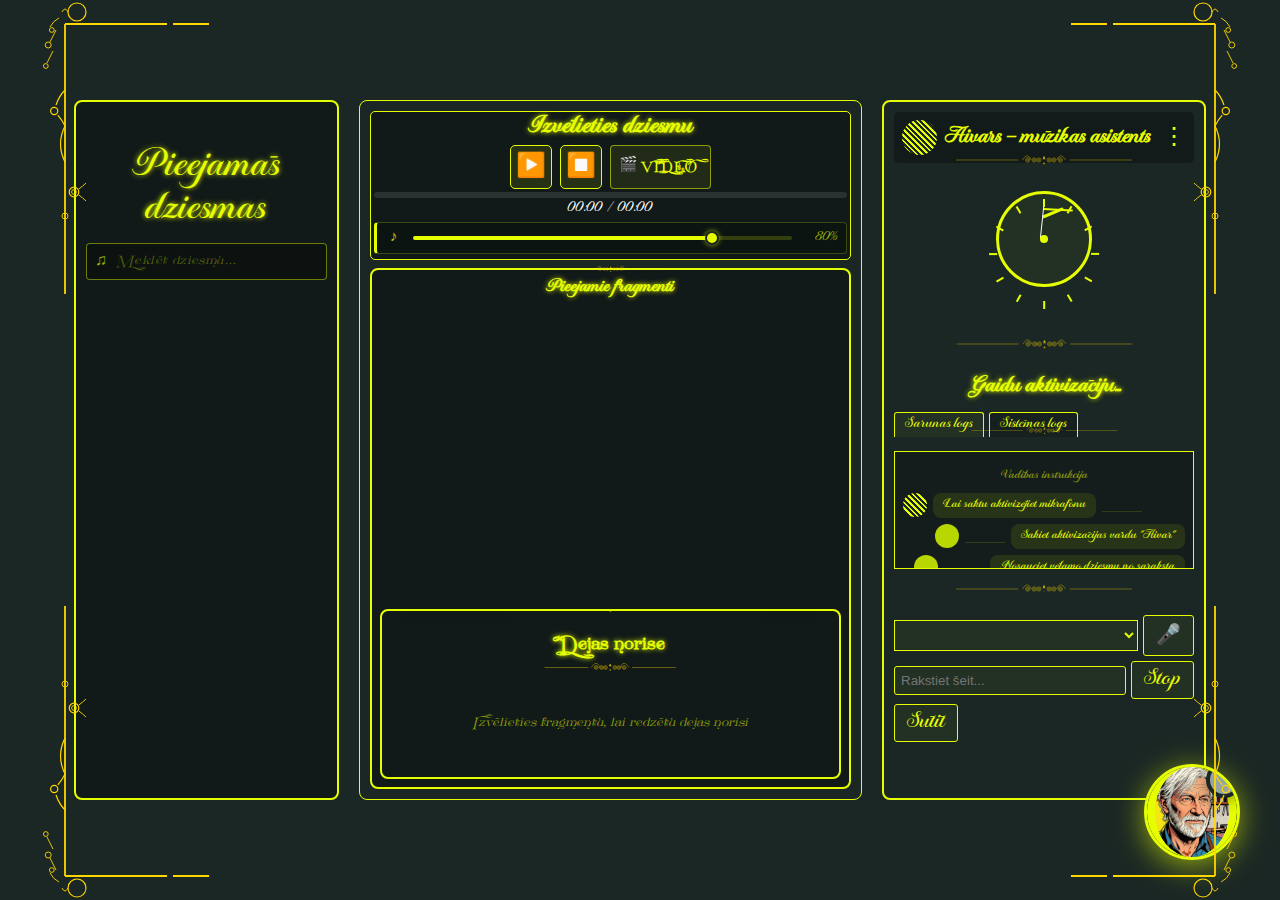
<file: music-index-youtube.html>
<!DOCTYPE html>
<html lang="lv">
<head>
    <meta charset="UTF-8">
    <meta name="viewport" content="width=device-width, initial-scale=1.0">
    <title>Kadriļu asistents</title>
    <link rel="stylesheet" href="music-style.css">
    <link rel="stylesheet" href="assistant-style.css">  <!-- ⬅️ JAUNS! Voice Assistant stils -->
    <!-- ✅ DZĒSTA NEPAREIZĀ RINDA: <link rel="stylesheet" href="video-youtube.js "> -->
     <link rel="stylesheet" href="ui-enhancements.css">
</head>
<body>
    <!-- MOBILE HAMBURGER MENU -->
    <div class="menu-toggle" id="menuToggle">
        <span></span>
        <span></span>
        <span></span>
    </div>
    
    <!-- MOBILE OVERLAY -->
    <div class="menu-overlay" id="menuOverlay"></div>

    <!-- STŪRA ORNAMENTI -->
    <div class="corner-top-left"></div>
    <div class="corner-top-right"></div>
    <div class="corner-bottom-left"></div>
    <div class="corner-bottom-right"></div>

    <div class="main-container">
        <!-- Song list on the left side -->
        <div class="song-list-container">
            <h3>Pieejamās dziesmas</h3>
            <ul id="songList" class="song-list">
                <!-- Songs will be populated by JavaScript -->
            </ul>
        </div>

        <!-- Active song and fragments in the middle -->
        <div class="audio-player-container">
            <div class="active-song-panel">
                <h3 id="activeSongTitle">Izvēlieties dziesmu</h3>
                <div class="player-controls">
                    <span class="control-btn" id="playPauseBtn">▶️</span>
                    <span class="control-btn" id="stopBtn">⏹️</span>
                    <span class="control-btn video-btn" id="videoBtn">🎬 VIDEO</span>
                </div>
                <div class="progress-container">
                    <div id="progressBar" class="progress-bar"></div>
                </div>
                <div id="songTimer" class="song-timer">00:00 / 00:00</div>
            </div>

            <div class="fragments-container">
                <h3>Pieejamie fragmenti</h3>
                <div id="fragmentsList" class="fragments-list">
                    <!-- Fragments will be populated by JavaScript -->
                </div>
                
                <!-- DEJAS NORISE PANELIS - FIKSĒTS HTML -->
                <div id="danceDescriptionPanel" class="dance-description-panel">
                    <h4>Dejas norise</h4>
                    <div id="danceStepsList" class="dance-steps-list">
                        <p class="no-dance-text">Izvēlieties fragmentu, lai redzētu dejas norisi</p>
                    </div>
                </div>
            </div>

            <!-- Audio element (hidden) -->
            <audio id="mainAudio"></audio>
        </div>

        <!-- VIDEO POPUP MODAL - PĀRVEIDOTS YOUTUBE INTEGRĀCIJAI -->
        <div id="videoModal" class="video-modal">
            <div class="video-modal-content">
                <div class="video-header">
                    <h2>Video Atskaņotājs</h2>
                    <span class="close-video" id="closeVideo">&times;</span>
                </div>
                
                <!-- YOUTUBE IFRAME KONTEINERS (nomainīts <video>) -->
                <div class="video-container">
                    <div id="youtubePlayer"></div>
                </div>
                
                <div class="video-info">
                    <h3 id="currentVideoTitle">Izvēlieties video</h3>
                    <div class="video-timer" id="videoTimer">00:00 / 00:00</div>
                </div>
                
                <div class="video-fragments">
                    <h3>Video Fragmenti</h3>
                    <div id="videoFragmentsList" class="video-fragments-list">
                        <!-- Video fragments will be populated by JavaScript -->
                    </div>
                </div>
            </div>
        </div>

        <!-- Right side control panel -->
        <div class="control-panel">
            <div class="header">
                <div class="profile-icon">
                    <div class="folk-pattern"></div>
                </div>
                <div class="title">Aivars - mūzikas asistents</div>
                <div class="menu-icon">⋮</div>
            </div>

            <div class="visualization">
                <div class="clock">
                    <div class="clock-center"></div>
                    <div class="hour-hand"></div>
                    <div class="minute-hand"></div>
                    <div class="second-hand"></div>
                    <div class="time-marks" style="--rotation: 0deg"></div>
                    <div class="time-marks" style="--rotation: 30deg"></div>
                    <div class="time-marks" style="--rotation: 60deg"></div>
                    <div class="time-marks" style="--rotation: 90deg"></div>
                    <div class="time-marks" style="--rotation: 120deg"></div>
                    <div class="time-marks" style="--rotation: 150deg"></div>
                    <div class="time-marks" style="--rotation: 180deg"></div>
                    <div class="time-marks" style="--rotation: 210deg"></div>
                    <div class="time-marks" style="--rotation: 240deg"></div>
                    <div class="time-marks" style="--rotation: 270deg"></div>
                    <div class="time-marks" style="--rotation: 300deg"></div>
                    <div class="time-marks" style="--rotation: 330deg"></div>
                </div>
                <div id="systemMonitor" class="system-monitor"></div>
            </div>

            <div id="statusText" class="status">
                Gaidu aktivizāciju...
            </div>

            <div class="logs">
                <div class="tab-container">
                    <div class="tab active">Sarunas logs</div>
                    <div class="tab">Sistēmas logs</div>
                </div>
                <div id="chatLog" class="log">
                    <div class="date-separator">Vadības instrukcija</div>
                    <div class="message-group assistant">
                        <div class="avatar">
                            <div class="folk-pattern"></div>
                        </div>
                        <div class="message">Lai sāktu aktivizējiet mikrafonu</div>
                        <div class="time">----------</div>
                    </div>
                    <div class="message-group user">
                        <div class="message">Sakiet aktivizācijas vārdu "Aivar"</div>
                        <div class="time">----------</div>
                        <div class="avatar user-avatar"></div>
                    </div>
                    <div class="message-group user">
                        <div class="message">Nosauciet vēlamo dziesmu no saraksta</div>
                        <div class="time">----------</div>
                        <div class="avatar user-avatar"></div>
                    </div>
                </div>
                <div id="systemLog" class="log" style="display: none;"></div>
            </div>

            <div class="input-section">
                <select id="audioDeviceSelect" class="audio-device-select"></select>
                <span class="mic-btn">🎤</span>
                <input type="text" id="textInput" class="text-input" placeholder="Rakstiet šeit...">
                <span class="stop-btn">Stop</span>
                <span class="send-btn">Sūtīt</span>
            </div>
        </div>
    </div>
    
    <script type="module" src="main.js"></script>
    
    <!-- ✅ PAREIZI - YouTube video skripts -->
    <script src="video-youtube.js"></script>
    <script src="ui-enhancements.js"></script>
    
    <!-- MOBILE MENU SCRIPT -->
    <script>
        const menuToggle = document.getElementById('menuToggle');
        const menuOverlay = document.getElementById('menuOverlay');
        const songListContainer = document.querySelector('.song-list-container');

        function toggleMenu() {
            menuToggle.classList.toggle('active');
            menuOverlay.classList.toggle('active');
            songListContainer.classList.toggle('active');
        }

        // TIKAI hamburger poga atver/aizver
        menuToggle.addEventListener('click', toggleMenu);

        // Swipe gestures
        let touchStartX = 0;
        let touchEndX = 0;

        document.addEventListener('touchstart', function(e) {
            touchStartX = e.changedTouches[0].screenX;
        }, { passive: true });

        document.addEventListener('touchend', function(e) {
            touchEndX = e.changedTouches[0].screenX;
            const swipeDistance = touchEndX - touchStartX;
            
            // Swipe right from left edge - atver
            if (touchStartX < 50 && swipeDistance > 100 && !songListContainer.classList.contains('active')) {
                toggleMenu();
            }
            
            // Swipe left - aizver
            if (swipeDistance < -100 && songListContainer.classList.contains('active')) {
                toggleMenu();
            }
        }, { passive: true });
    </script>
</body>
</html>
</file>
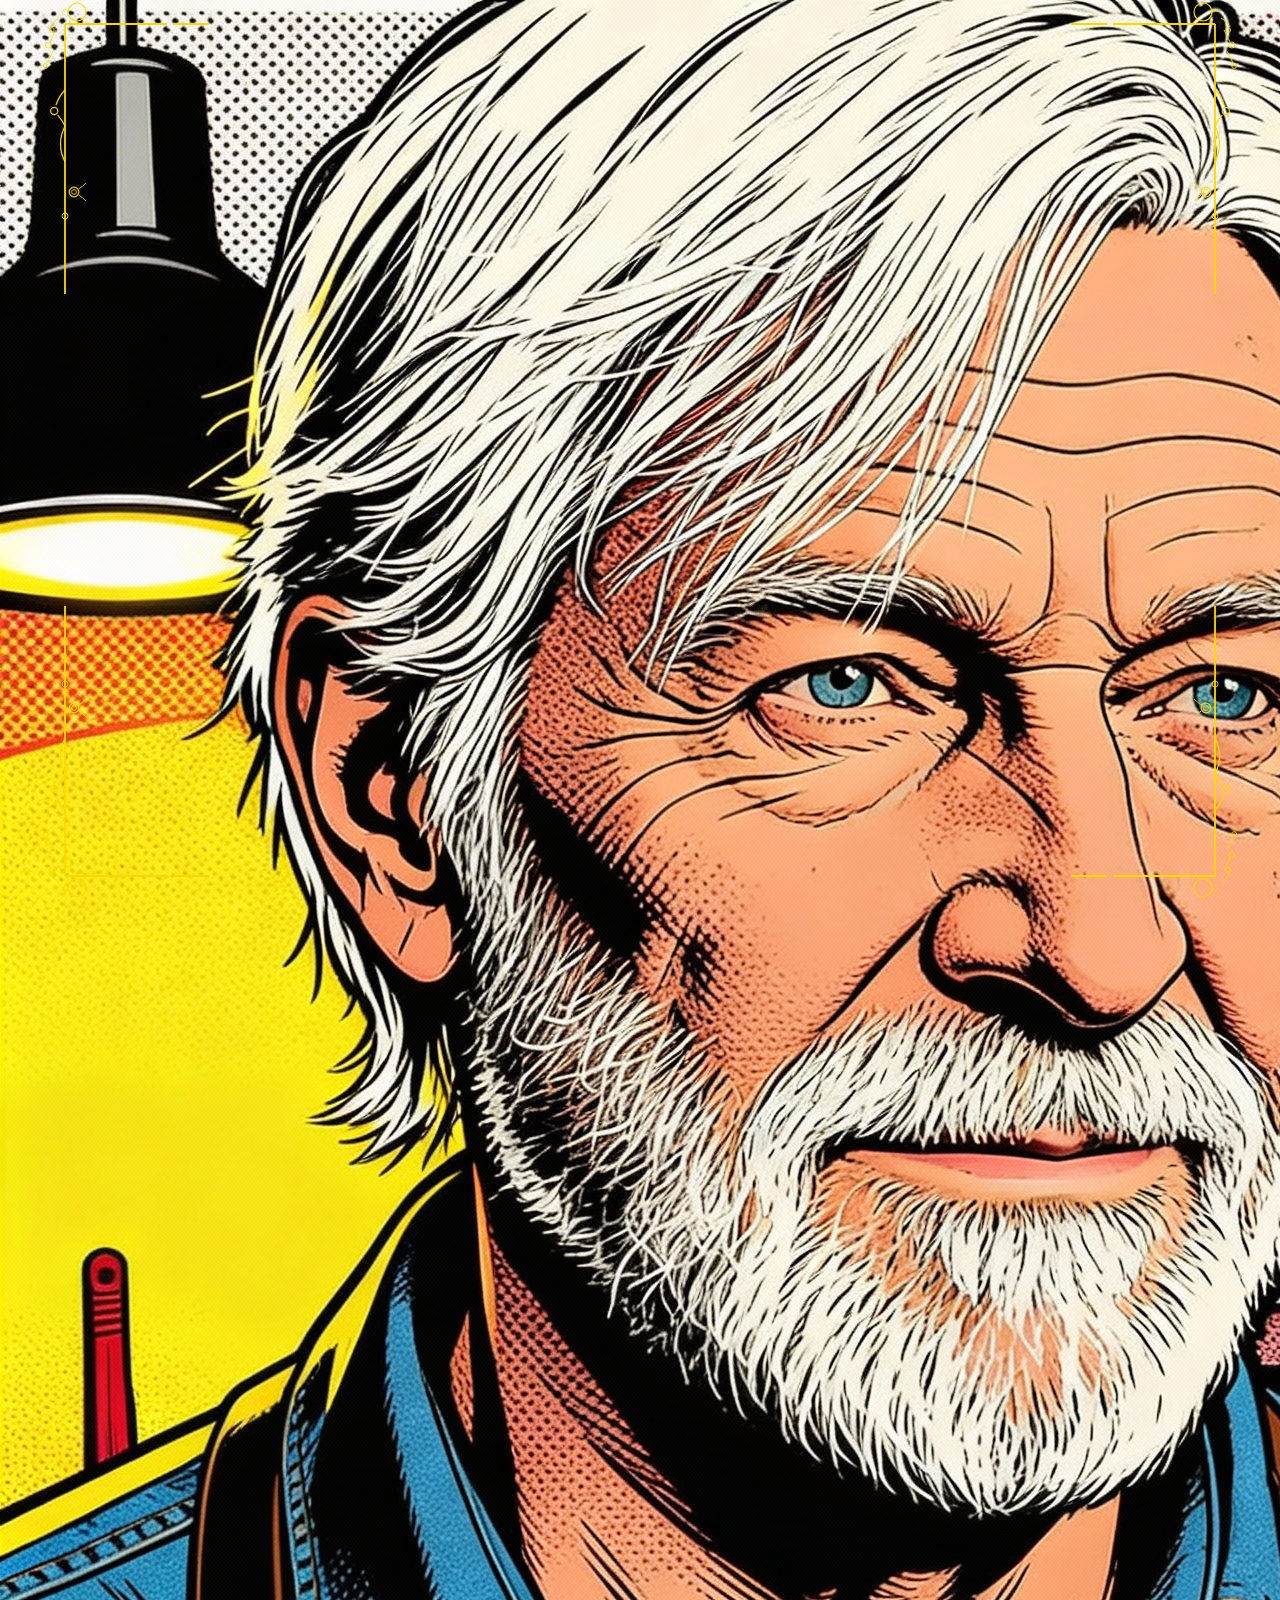
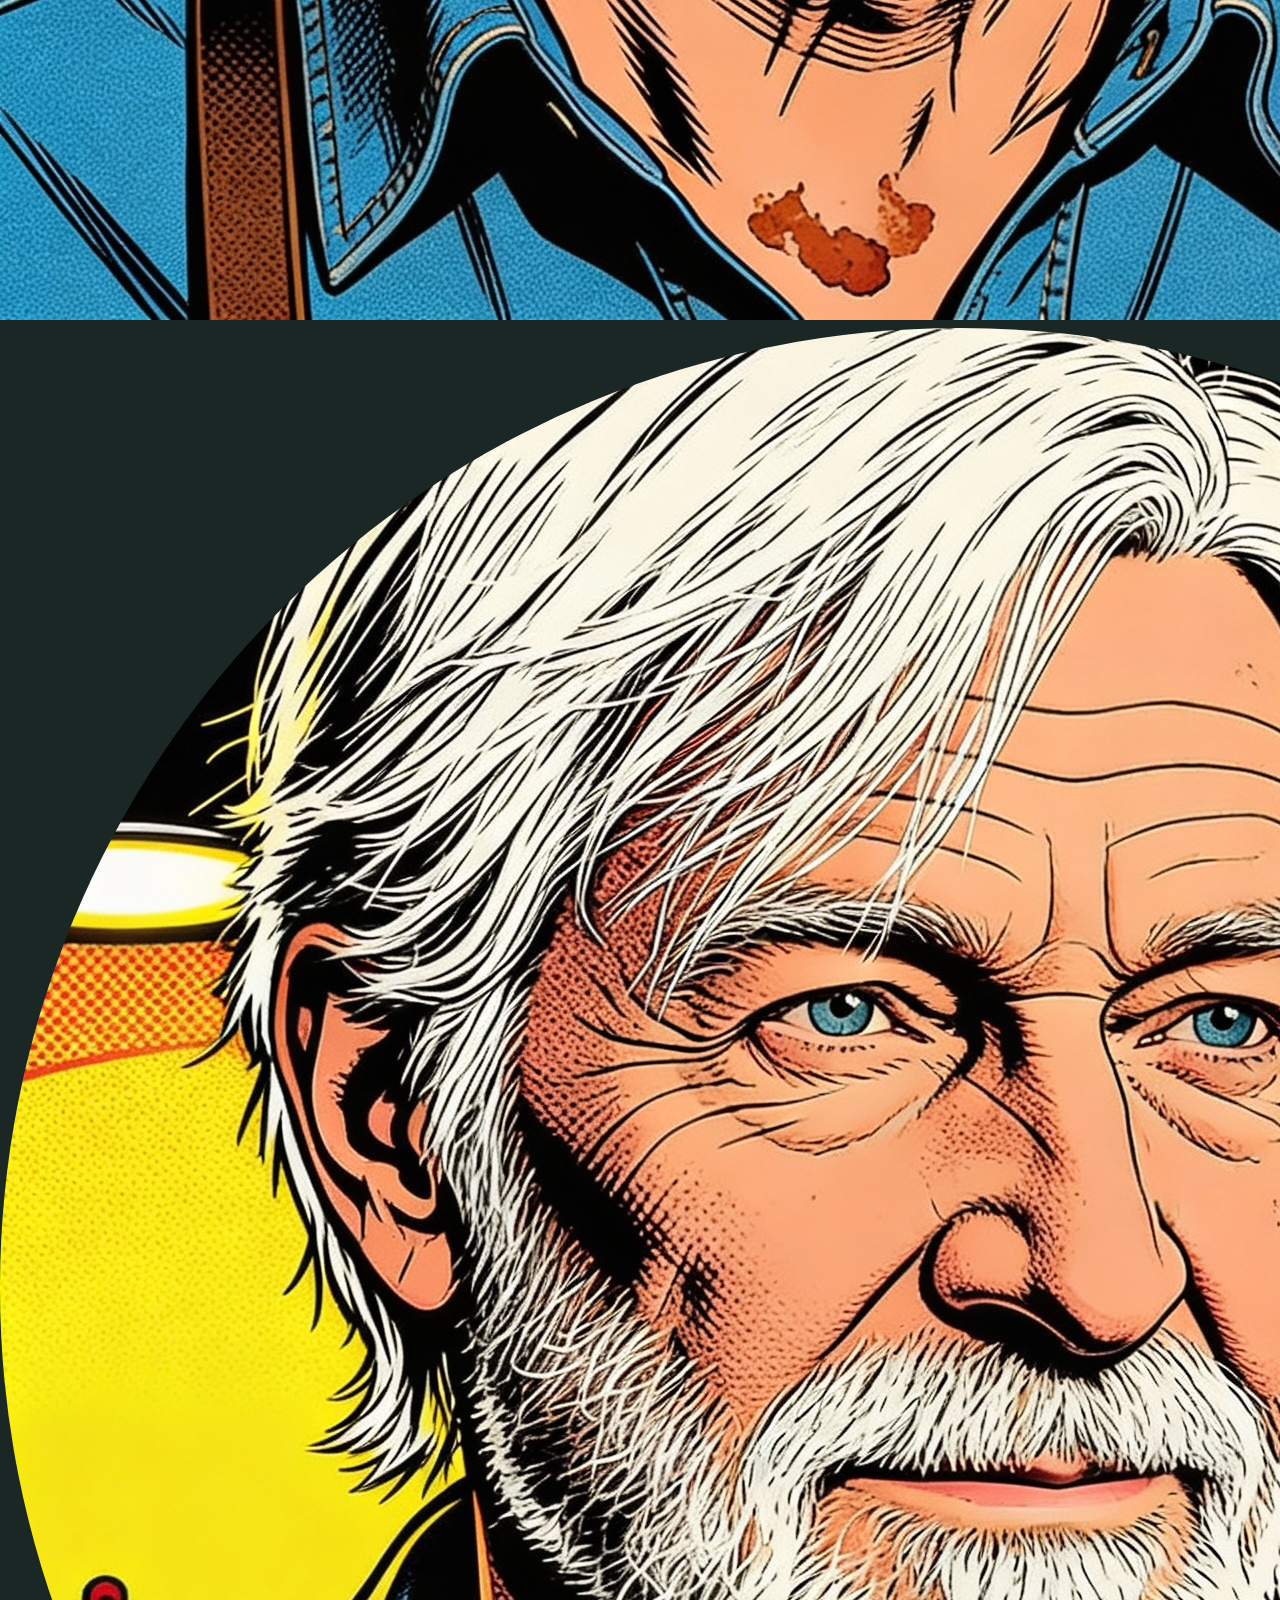
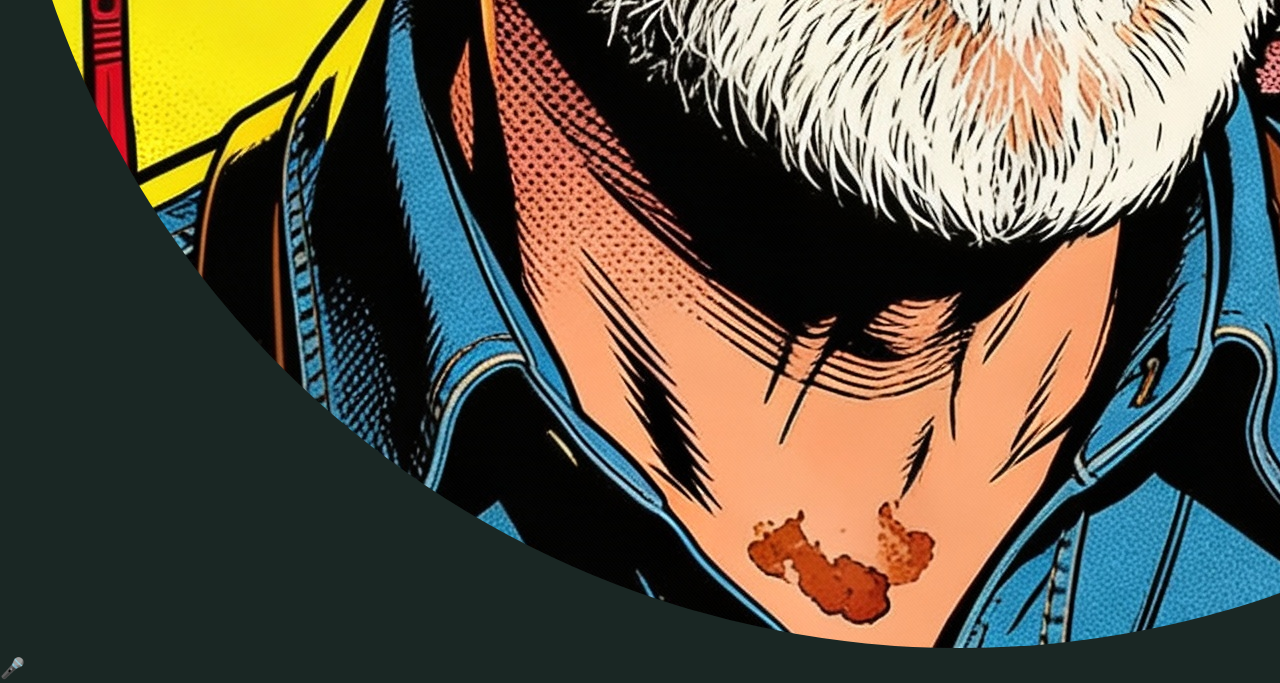
<file: music-index.html>
<!DOCTYPE html>
<html lang="lv">
<head>
    <meta charset="UTF-8">
    <meta name="viewport" content="width=device-width, initial-scale=1.0">
    <title>Voice Assistant</title>
    <link rel="stylesheet" href="music-style.css">
</head>
<body>
    <!-- MOBILE HAMBURGER MENU -->
    <div class="menu-toggle" id="menuToggle">
        <span></span>
        <span></span>
        <span></span>
    </div>
    
    <!-- MOBILE OVERLAY -->
    <div class="menu-overlay" id="menuOverlay"></div>

    <!-- STŪRA ORNAMENTI -->
    <div class="corner-top-left"></div>
    <div class="corner-top-right"></div>
    <div class="corner-bottom-left"></div>
    <div class="corner-bottom-right"></div>

    <div class="main-container">
        <!-- Song list on the left side -->
        <div class="song-list-container">
            <h3>Pieejamās dziesmas</h3>
            <ul id="songList" class="song-list">
                <!-- Songs will be populated by JavaScript -->
            </ul>
        </div>

        <!-- Active song and fragments in the middle -->
        <div class="audio-player-container">
            <div class="active-song-panel">
                <h3 id="activeSongTitle">Izvēlieties dziesmu</h3>
                <div class="player-controls">
                    <span class="control-btn" id="playPauseBtn">▶️</span>
                    <span class="control-btn" id="stopBtn">⏹️</span>
                    <span class="control-btn video-btn" id="videoBtn">🎬 VIDEO</span>
                </div>
                <div class="progress-container">
                    <div id="progressBar" class="progress-bar"></div>
                </div>
                <div id="songTimer" class="song-timer">00:00 / 00:00</div>
            </div>

            <div class="fragments-container">
                <h3>Pieejamie fragmenti</h3>
                <div id="fragmentsList" class="fragments-list">
                    <!-- Fragments will be populated by JavaScript -->
                </div>
            </div>

            <!-- Audio element (hidden) -->
            <audio id="mainAudio"></audio>
        </div>

        <!-- VIDEO POPUP MODAL -->
        <div id="videoModal" class="video-modal">
            <div class="video-modal-content">
                <div class="video-header">
                    <h2>Video Atskaņotājs</h2>
                    <span class="close-video" id="closeVideo">&times;</span>
                </div>
                
                <div class="video-container">
                    <video id="videoPlayer" controls>
                        <source src="" type="video/mp4">
                        Jūsu pārlūkprogramma neatbalsta video.
                    </video>
                </div>
                
                <div class="video-info">
                    <h3 id="currentVideoTitle">Izvēlieties video</h3>
                    <div class="video-timer" id="videoTimer">00:00 / 00:00</div>
                </div>
                
                <div class="video-fragments">
                    <h3>Video Fragmenti</h3>
                    <div id="videoFragmentsList" class="video-fragments-list">
                        <!-- Video fragments will be populated by JavaScript -->
                    </div>
                </div>
            </div>
        </div>

        <!-- Right side control panel -->
        <div class="control-panel">
            <div class="header">
                <div class="profile-icon">
                    <div class="folk-pattern"></div>
                </div>
                <div class="title">Aivars - mūzikas asistents</div>
                <div class="menu-icon">⋮</div>
            </div>

            <div class="visualization">
                <div class="clock">
                    <div class="clock-center"></div>
                    <div class="hour-hand"></div>
                    <div class="minute-hand"></div>
                    <div class="second-hand"></div>
                    <div class="time-marks" style="--rotation: 0deg"></div>
                    <div class="time-marks" style="--rotation: 30deg"></div>
                    <div class="time-marks" style="--rotation: 60deg"></div>
                    <div class="time-marks" style="--rotation: 90deg"></div>
                    <div class="time-marks" style="--rotation: 120deg"></div>
                    <div class="time-marks" style="--rotation: 150deg"></div>
                    <div class="time-marks" style="--rotation: 180deg"></div>
                    <div class="time-marks" style="--rotation: 210deg"></div>
                    <div class="time-marks" style="--rotation: 240deg"></div>
                    <div class="time-marks" style="--rotation: 270deg"></div>
                    <div class="time-marks" style="--rotation: 300deg"></div>
                    <div class="time-marks" style="--rotation: 330deg"></div>
                </div>
                <div id="systemMonitor" class="system-monitor"></div>
            </div>

            <div id="statusText" class="status">
                Gaidu aktivizāciju...
            </div>

            <div class="logs">
                <div class="tab-container">
                    <div class="tab active">Sarunas logs</div>
                    <div class="tab">Sistēmas logs</div>
                </div>
                <div id="chatLog" class="log">
                    <div class="date-separator">Vadības instrukcija</div>
                    <div class="message-group assistant">
                        <div class="avatar">
                            <div class="folk-pattern"></div>
                        </div>
                        <div class="message">Lai sāktu aktivizējiet mikrafonu</div>
                        <div class="time">----------</div>
                    </div>
                    <div class="message-group user">
                        <div class="message">Sakiet aktivizācijas vārdu "Aivar"</div>
                        <div class="time">----------</div>
                        <div class="avatar user-avatar"></div>
                    </div>
                    <div class="message-group user">
                        <div class="message">Nosauciet vēlamo dziesmu no saraksta</div>
                        <div class="time">----------</div>
                        <div class="avatar user-avatar"></div>
                    </div>
                </div>
                <div id="systemLog" class="log" style="display: none;"></div>
            </div>

            <div class="input-section">
                <select id="audioDeviceSelect" class="audio-device-select"></select>
                <span class="mic-btn">🎤</span>
                <input type="text" id="textInput" class="text-input" placeholder="Rakstiet šeit...">
                <span class="stop-btn">Stop</span>
                <span class="send-btn">Sūtīt</span>
            </div>
        </div>
    </div>
    
    <script type="module" src="main.js"></script>
    <script src="video.js"></script>
    
    <!-- MOBILE MENU SCRIPT -->
    <script>
        const menuToggle = document.getElementById('menuToggle');
        const menuOverlay = document.getElementById('menuOverlay');
        const songListContainer = document.querySelector('.song-list-container');

        function toggleMenu() {
            menuToggle.classList.toggle('active');
            menuOverlay.classList.toggle('active');
            songListContainer.classList.toggle('active');
        }

        // TIKAI hamburger poga atver/aizver
        menuToggle.addEventListener('click', toggleMenu);

        // Swipe gestures
        let touchStartX = 0;
        let touchEndX = 0;

        document.addEventListener('touchstart', function(e) {
            touchStartX = e.changedTouches[0].screenX;
        }, { passive: true });

        document.addEventListener('touchend', function(e) {
            touchEndX = e.changedTouches[0].screenX;
            const swipeDistance = touchEndX - touchStartX;
            
            // Swipe right from left edge - atver
            if (touchStartX < 50 && swipeDistance > 100 && !songListContainer.classList.contains('active')) {
                toggleMenu();
            }
            
            // Swipe left - aizver
            if (swipeDistance < -100 && songListContainer.classList.contains('active')) {
                toggleMenu();
            }
        }, { passive: true });
    </script>
</body>
</html>
</file>
<file: music-style.css>
/* Runethia font */
@font-face {
    font-family: 'Runethia';
    src: url('Runethia.otf') format('opentype');
    font-weight: normal;
    font-style: normal;
    font-display: swap;
}

/* Pamata stili */
body {
    margin: 0;
    padding: 0;
    background-color: #1a2724;
    color: #e6ff00;
    font-family: 'Runethia', 'Brush Script MT', cursive, serif;
    display: flex;
    height: 100vh;
    overflow: hidden;
    position: relative;
    font-size: 20px;
}

/* STŪRA ORNAMENTI */
.corner-top-left {
    position: fixed;
    top: 0;
    left: 0;
    width: 250px;
    height: 300px;
    background-image: url('sturis_kreisais.svg');
    background-size: 100% 100%;
    background-position: top left;
    background-repeat: no-repeat;
    opacity: 1;
    z-index: 99999 !important;
    pointer-events: none;
}

.corner-top-right {
    position: fixed;
    top: 0;
    right: 0;
    width: 250px;
    height: 300px;
    background-image: url('sturis_labais_spoguli.svg');
    background-size: 100% 100%;
    background-position: top right;
    background-repeat: no-repeat;
    opacity: 1;
    z-index: 99999 !important;
    pointer-events: none;
}

.corner-bottom-left {
    position: fixed;
    bottom: 0;
    left: 0;
    width: 250px;
    height: 300px;
    background-image: url('sturis_labais_spoguli.svg');
    background-size: 100% 100%;
    background-position: bottom left;
    background-repeat: no-repeat;
    opacity: 1;
    z-index: 99999 !important;
    pointer-events: none;
    transform: rotate(180deg);
    transform-origin: center;
}

.corner-bottom-right {
    position: fixed;
    bottom: 0;
    right: 0;
    width: 250px;
    height: 300px;
    background-image: url('sturis_kreisais.svg');
    background-size: 100% 100%;
    background-position: bottom right;
    background-repeat: no-repeat;
    opacity: 1;
    z-index: 99999 !important;
    pointer-events: none;
    transform: rotate(180deg);
    transform-origin: center;
}

/* SCROLLBAR STILI - TIKAI DZIESMU SARAKSTAM */
.song-list-container::-webkit-scrollbar {
    width: 10px;
}

.song-list-container::-webkit-scrollbar-track {
    background: rgba(18, 26, 24, 0.9);
    border: 0px solid rgba(230, 255, 0, 0.3);
    border-radius: 1px;
}

.song-list-container::-webkit-scrollbar-thumb {
    background: linear-gradient(360deg, #b8d600 0%, #8aa600 100%);
    border-radius: 0px;
    border: 0px solid rgba(18, 26, 24, 0.5);
}

.song-list-container::-webkit-scrollbar-thumb:hover {
    background: linear-gradient(180deg, #e6ff00 0%, #b8d600 100%);
    box-shadow: 0 0 6px rgba(230, 255, 0, 0.5);
}

/* Firefox scrollbar tikai dziesmu sarakstam */
.song-list-container {
    scrollbar-width: thin;
    scrollbar-color: #b8d600 rgba(18, 26, 24, 0.9);
}

/* Galvenais konteiners */
.main-container {
    display: flex;
    width: 90%;
    height: 80vh;
    flex-direction: row;
    overflow: hidden;
    position: relative;
    z-index: 2;
    margin: auto;
    margin-top: 10vh;
}

/* SVG līnijas starp sekcijām - IZSLĒGTAS */
/*
.song-list-container::after {
    content: '';
    position: absolute;
    right: -100px;
    top: 50%;
    transform: translateY(-80%) rotate(90deg);
    width: 80%;
    height: 80px;
    background-image: url('linija_02_videja.svg');
    background-size: contain;
    background-repeat: no-repeat;
    background-position: center;
    opacity: 0.8;
    pointer-events: none;
    z-index: 10;
}

.audio-player-container::after {
    content: '';
    position: absolute;
    right: -130px;
    top: 50%;
    transform: translateY(-50%) rotate(90deg);
    width: 80%;
    height: 80px;
    background-image: url('linija_02_videja.svg');
    background-size: contain;
    background-repeat: no-repeat;
    background-position: center;
    opacity: 0.8;
    pointer-events: none;
    z-index: 10;
}
*/

/* Dziesmu saraksta konteiners - AR SCROLLBAR */
.song-list-container {
    flex: 1;
    background: rgba(18, 26, 24, 0.9);
    border: 2px solid #e6ff00;
    padding: 10px;
    overflow-y: auto;
    max-width: 250px;
    position: relative;
    margin: 10px;
    border-radius: 8px;
}

.song-list-container h3 {
    text-align: center;
    margin-bottom: 10px;
    text-shadow: 0 0 5px #e6ff00;
    position: relative;
    z-index: 1;
    font-size: 35px;
    font-weight: 300;
}

.song-list {
    list-style-type: none;
    padding: 0;
    margin: 0;
    position: relative;
    z-index: 1;
}

.song-list li {
    padding: 6px 8px;
    margin-bottom: 2px;
    border-radius: 3px;
    cursor: pointer;
    transition: all 0.2s;
    font-size: 18px;
}

.song-list li:hover {
    background: rgba(230, 255, 0, 0.1);
}

.song-list li.active {
    background: rgba(230, 255, 0, 0.2);
    font-weight: bold;
}

.song-list li::before {
    content: "-";
    margin-right: 8px;
}

/* Audio atskaņotāja konteiners */
.audio-player-container {
    flex: 2;
    background: transparent;
    border: 1px solid #e6ff00;
    display: flex;
    flex-direction: column;
    padding: 10px;
    position: relative;
    min-width: 300px;
    margin: 10px;
    border-radius: 8px;
    overflow: visible;
    gap: 5px;
}

.active-song-panel {
    background: rgba(18, 26, 24, 0.9);
    border: 1px solid #e6ff00;
    padding: 3px;
    border-radius: 5px;
    margin-bottom: 3px;
    text-align: center;
    position: relative;
}

/* SVG līnija zem active-song-panel */
.active-song-panel::after {
    content: '';
    position: absolute;
    bottom: -20px;
    left: 50%;
    transform: translateX(-50%);
    width: 90%;
    height: 20px;
    background-image: url('linija_03_maza.svg');
    background-size: contain;
    background-repeat: no-repeat;
    background-position: center;
    opacity: 0.8;
    pointer-events: none;
    z-index: 5;
}

.active-song-panel h3 {
    margin-top: 0;
    margin-bottom: 4px;
    text-shadow: 0 0 5px #e6ff00;
    position: relative;
    z-index: 1;
    font-size: 22px;
    font-weight: 700;
}

.player-controls {
    display: flex;
    justify-content: center;
    gap: 8px;
    margin-bottom: 3px;
    position: relative;
    z-index: 1;
}

.control-btn {
    cursor: pointer;
    font-size: 24px;
    transition: all 0.3s;
    padding: 5px;
    border: 1px solid #e6ff00;
    border-radius: 5px;
    background: rgba(230, 255, 0, 0.1);
    color: #e6ff00;
    display: inline-flex;
    align-items: center;
    justify-content: center;
}

.control-btn:hover {
    transform: scale(1.1);
    background: rgba(230, 255, 0, 0.2);
    box-shadow: 0 0 10px rgba(230, 255, 0, 0.4);
}

.control-btn svg {
    filter: drop-shadow(0 0 3px #e6ff00);
}

.progress-container {
    height: 6px;
    background: rgba(255, 255, 255, 0.1);
    border-radius: 3px;
    margin-bottom: 3px;
    overflow: hidden;
    position: relative;
    z-index: 1;
}

.progress-bar {
    height: 100%;
    background: #e6ff00;
    width: 0;
    transition: width 0.3s;
}

.song-timer {
    font-size: 14px;
    color: #ffffff;
    position: relative;
    z-index: 1;
}

/* Fragmentu konteiners - BEZ SCROLLBAR */
.fragments-container {
    background: rgba(18, 26, 24, 0.9);
    border: 2px solid #e6ff00;
    padding: 8px;
    border-radius: 8px;
    flex-grow: 1;
    overflow: visible;
    position: relative;
    display: flex;
    flex-direction: column;
    min-height: 0;
}

.fragments-container h3 {
    margin-top: 0;
    margin-bottom: 3px;
    text-align: center;
    text-shadow: 0 0 5px #e6ff00;
    position: relative;
    z-index: 1;
    font-size: 16px;
    font-weight: 700;
}

.fragments-list {
    display: flex;
    flex-wrap: wrap;
    gap: 3px;
    position: relative;
    z-index: 1;
    align-content: flex-start;
    overflow: visible;
    flex: 1;
}

.fragment-btn {
    background: rgba(230, 255, 0, 0.1);
    border: 1px solid #e6ff00;
    color: #e6ff00;
    padding: 2px 5px;
    border-radius: 3px;
    cursor: pointer;
    transition: all 0.2s;
    font-size: 11px;
    font-weight: 700;
    white-space: nowrap;
}

.fragment-btn:hover, .fragment-btn.active {
    background: rgba(230, 255, 0, 0.3);
}

/* Control panel - BEZ SCROLLBAR */
.control-panel {
    flex: 1;
    padding: 10px;
    display: flex;
    flex-direction: column;
    gap: 8px;
    background-color: transparent;
    border: 2px solid #e6ff00;
    min-width: 300px;
    max-width: 350px;
    overflow: hidden;
    margin: 10px;
    border-radius: 8px;
    position: relative;
}

.header {
    display: flex;
    align-items: center;
    gap: 8px;
    padding: 8px;
    background: rgba(0, 0, 0, 0.3);
    border-radius: 5px;
    position: relative;
    margin-bottom: 15px;
}

/* SVG līnija zem header */
.header::after {
    content: '';
    position: absolute;
    bottom: -12px;
    left: 50%;
    transform: translateX(-50%);
    width: 90%;
    height: 30px;
    background-image: url('linija_03_maza.svg');
    background-size: contain;
    background-repeat: no-repeat;
    background-position: center;
    opacity: 0.7;
    pointer-events: none;
    z-index: 5;
}

.profile-icon {
    width: 35px;
    height: 35px;
    background: #e6ff00;
    border-radius: 50%;
    display: flex;
    align-items: center;
    justify-content: center;
    overflow: hidden;
}

.folk-pattern {
    width: 100%;
    height: 100%;
    background: repeating-linear-gradient(
        45deg,
        #1a2724,
        #1a2724 2px,
        #e6ff00 2px,
        #e6ff00 4px
    );
}

.title {
    flex: 1;
    font-weight: bold;
}

.menu-icon {
    font-size: 24px;
    cursor: pointer;
}

.visualization {
    display: flex;
    flex-direction: column;
    align-items: center;
    gap: 10px;
    position: relative;
    margin-bottom: 15px;
}

/* SVG līnija zem visualization */
.visualization::after {
    content: '';
    position: absolute;
    bottom: -12px;
    left: 50%;
    transform: translateX(-50%);
    width: 85%;
    height: 30px;
    background-image: url('linija_03_maza.svg');
    background-size: contain;
    background-repeat: no-repeat;
    background-position: center;
    opacity: 0.7;
    pointer-events: none;
    z-index: 5;
}

.clock {
    width: 90px;
    height: 90px;
    border: 3px solid #e6ff00;
    border-radius: 50%;
    position: relative;
    background-color: #233024;
    margin: 5px auto;
    z-index: 1;
}

.clock-center {
    position: absolute;
    width: 8px;
    height: 8px;
    background: #e6ff00;
    border-radius: 50%;
    top: 50%;
    left: 50%;
    transform: translate(-50%, -50%);
    z-index: 10;
}

.hour-hand, .minute-hand, .second-hand {
    position: absolute;
    bottom: 50%;
    left: 50%;
    transform-origin: bottom center;
    background: #e6ff00;
    border-radius: 2px 2px 0 0;
}

.hour-hand {
    width: 3px;
    height: 22px;
    margin-left: -1.5px;
}

.minute-hand {
    width: 2px;
    height: 30px;
    margin-left: -1px;
}

.second-hand {
    width: 1px;
    height: 35px;
    background: #ffffff;
    margin-left: -0.5px;
}

.time-marks {
    position: absolute;
    width: 2px;
    height: 8px;
    background: #e6ff00;
    top: 5px;
    left: 50%;
    transform-origin: 55% 55px;
    transform: translateX(-50%) rotate(var(--rotation));
}

.system-monitor {
    min-height: 30px;
    color: #e6ff00;
    font-size: 11px;
    position: relative;
    margin-bottom: 15px;
}

/* SVG līnija zem system-monitor */
.system-monitor::after {
    content: '';
    position: absolute;
    bottom: -12px;
    left: 50%;
    transform: translateX(-50%);
    width: 85%;
    height: 30px;
    background-image: url('linija_03_maza.svg');
    background-size: contain;
    background-repeat: no-repeat;
    background-position: center;
    opacity: 0.7;
    pointer-events: none;
    z-index: 5;
}

.status {
    text-align: center;
    padding: 5px;
    font-weight: bold;
    text-shadow: 0 0 5px #e6ff00;
    transition: all 0.3s;
    position: relative;
    z-index: 1;
}

.logs {
    flex-grow: 1;
    display: flex;
    flex-direction: column;
    gap: 6px;
    min-height: 100px;
    max-height: 180px;
    overflow: hidden;
    position: relative;
    z-index: 1;
    margin-bottom: 15px;
}

/* SVG līnija zem logs */
.logs::after {
    content: '';
    position: absolute;
    bottom: -12px;
    left: 50%;
    transform: translateX(-50%);
    width: 90%;
    height: 30px;
    background-image: url('linija_03_maza.svg');
    background-size: contain;
    background-repeat: no-repeat;
    background-position: center;
    opacity: 0.7;
    pointer-events: none;
    z-index: 5;
}

.tab-container {
    display: flex;
    position: relative;
    margin-bottom: 8px;
}

/* SVG līnija zem tab-container */
.tab-container::after {
    content: '';
    position: absolute;
    bottom: -6px;
    left: 50%;
    transform: translateX(-50%);
    width: 100%;
    height: 25px;
    background-image: url('linija_03_maza.svg');
    background-size: contain;
    background-repeat: no-repeat;
    background-position: center;
    opacity: 0.6;
    pointer-events: none;
    z-index: 1;
}

.tab {
    padding: 4px 10px;
    cursor: pointer;
    border: 1px solid #e6ff00;
    border-bottom: none;
    margin-right: 5px;
    font-size: 13px;
    background: rgba(18, 26, 24, 0.5);
    border-radius: 3px 3px 0 0;
}

.tab.active {
    background: #233024;
}

/* Log konteiners - BEZ SCROLLBAR */
.log {
    height: 100px;
    overflow: hidden;
    border: 1px solid #e6ff00;
    padding: 8px;
    background: rgba(18, 26, 24, 0.7);
    font-size: 11px;
}

.date-separator {
    text-align: center;
    color: rgba(230, 255, 0, 0.6);
    font-size: 11px;
    margin: 10px 0;
}

.message-group {
    display: flex;
    gap: 6px;
    margin-bottom: 6px;
    align-items: flex-start;
}

.message-group.user {
    flex-direction: row-reverse;
}

.avatar {
    width: 24px;
    height: 24px;
    border-radius: 50%;
    background: #e6ff00;
    flex-shrink: 0;
    overflow: hidden;
}

.user-avatar {
    background: #b8d600;
}

.message {
    background: rgba(230, 255, 0, 0.1);
    padding: 6px 10px;
    border-radius: 8px;
    max-width: 70%;
}

.time {
    font-size: 9px;
    color: rgba(230, 255, 0, 0.5);
    align-self: flex-end;
}

.input-section {
    display: flex;
    gap: 5px;
    align-items: center;
    flex-wrap: wrap;
}

.audio-device-select {
    background: #233024;
    border: 1px solid #e6ff00;
    color: #e6ff00;
    padding: 6px;
    outline: none;
    cursor: pointer;
    flex: 1;
    min-width: 120px;
}

.audio-device-select option {
    background: #233024;
    color: #e6ff00;
}

.mic-btn, .stop-btn, .send-btn {
    padding: 6px 12px;
    background: #233024;
    border: 1px solid #e6ff00;
    color: #e6ff00;
    cursor: pointer;
    border-radius: 3px;
    transition: all 0.2s;
}

.mic-btn:hover, .stop-btn:hover, .send-btn:hover {
    background: rgba(230, 255, 0, 0.2);
}

.mic-btn.active {
    background: #304824;
    border-color: #ffffff;
}

.text-input {
    flex: 1;
    background: #233024;
    border: 1px solid #e6ff00;
    color: #e6ff00;
    padding: 6px;
    outline: none;
    border-radius: 3px;
    min-width: 150px;
}

.video-btn {
    background: linear-gradient(135deg, #e6ff00, #b8d600);
    color: #000;
    padding: 6px 12px;
    border-radius: 5px;
    font-weight: bold;
    font-size: 14px;
    transition: all 0.3s;
    border: 2px solid #e6ff00;
}

.video-btn:hover {
    background: linear-gradient(135deg, #fff700, #e6ff00);
    transform: scale(1.05);
    box-shadow: 0 0 15px rgba(230, 255, 0, 0.5);
}

.video-modal {
    display: none;
    position: fixed;
    z-index: 100000;
    left: 0;
    top: 0;
    width: 100%;
    height: 100%;
    background-color: rgba(0, 0, 0, 0.95);
    overflow: auto;
}

.video-modal.active {
    display: flex;
    justify-content: center;
    align-items: center;
}

.video-modal-content {
    background: rgba(18, 26, 24, 0.98);
    border: 4px solid #e6ff00;
    border-radius: 15px;
    padding: 15px;
    width: 95%;
    max-width: 1400px;
    max-height: 95vh;
    height: 95vh;
    overflow: hidden;
    position: relative;
    display: grid;
    grid-template-rows: auto 1fr auto auto;
    gap: 8px;
}

.video-header {
    display: flex;
    justify-content: space-between;
    align-items: center;
    margin-bottom: 0;
    position: relative;
    z-index: 1;
    background: rgba(18, 26, 24, 0.9);
    padding: 5px 10px;
    border-radius: 5px;
    border: 1px solid #e6ff00;
}

.video-header h2 {
    color: #e6ff00;
    margin: 0;
    text-shadow: 0 0 10px #e6ff00;
    font-size: 18px;
}

.close-video {
    color: #e6ff00;
    font-size: 32px;
    font-weight: bold;
    cursor: pointer;
    transition: all 0.3s;
    line-height: 1;
}

.close-video:hover {
    color: #fff;
    transform: scale(1.2) rotate(90deg);
    text-shadow: 0 0 15px #e6ff00;
}

.video-container {
    width: 100%;
    max-width: 700px;
    margin: 0 auto;
    background: #000;
    border: 3px solid #e6ff00;
    border-radius: 10px;
    position: relative;
    overflow: hidden;
    min-height: 200px;
    max-height: 50vh;
}

.video-container video {
    width: 100%;
    height: auto;
    max-height: 50vh;
    display: block;
}

.video-info {
    background: rgba(18, 26, 24, 0.95);
    border: 2px solid #e6ff00;
    padding: 5px;
    border-radius: 8px;
    margin-bottom: 0;
    text-align: center;
}

.video-info h3 {
    color: #e6ff00;
    margin: 0 0 3px 0;
    text-shadow: 0 0 8px #e6ff00;
    font-size: 18px;
    font-weight: bold;
}

.video-timer {
    color: #fff;
    font-size: 16px;
    font-weight: bold;
}

.video-fragments {
    background: rgba(18, 26, 24, 0.95);
    border: 2px solid #e6ff00;
    padding: 6px;
    border-radius: 8px;
    margin-bottom: 0;
    overflow: visible;
}

.video-fragments h3 {
    color: #e6ff00;
    text-align: center;
    margin: 0 0 5px 0;
    text-shadow: 0 0 8px #e6ff00;
    font-size: 16px;
    font-weight: bold;
}

.video-fragments-list {
    display: flex;
    flex-wrap: wrap;
    gap: 4px;
    justify-content: center;
}

.video-fragment-btn {
    background: rgba(230, 255, 0, 0.15);
    border: 2px solid #e6ff00;
    color: #e6ff00;
    padding: 4px 8px;
    border-radius: 6px;
    cursor: pointer;
    transition: all 0.3s;
    font-weight: bold;
    font-size: 11px;
}

.video-fragment-btn:hover {
    background: rgba(230, 255, 0, 0.35);
    transform: translateY(-3px);
}

.video-fragment-btn.active {
    background: rgba(230, 255, 0, 0.5);
    transform: scale(1.05);
}

/* Dance description panel - MAKSIMĀLI PALIELINĀTS */
.dance-description-panel {
    background: rgba(18, 26, 24, 0.95);
    border: 2px solid #e6ff00;
    padding: 10px;
    border-radius: 8px;
    margin-top: 15px;
    max-height: 600px;
    overflow: hidden;
    position: relative;
}

/* SVG līnija augšā dance-description-panel */
.dance-description-panel::before {
    content: '';
    position: absolute;
    top: -25px;
    left: 50%;
    transform: translateX(-50%);
    width: 90%;
    height: 40px;
    background-image: url('linija_03_maza.svg');
    background-size: contain;
    background-repeat: no-repeat;
    background-position: center;
    opacity: 0.8;
    pointer-events: none;
    z-index: 5;
}

.dance-description-panel h4 {
    color: #e6ff00;
    text-align: center;
    margin: 0 0 8px 0;
    text-shadow: 0 0 5px #e6ff00;
    font-size: 24px;
    font-weight: 700;
}

.no-dance-text {
    text-align: center;
    color: rgba(230, 255, 0, 0.6);
    font-style: italic;
    padding: 15px;
}

.steps-timeline {
    display: flex;
    flex-direction: column;
    gap: 5px;
}

.dance-step {
    display: flex;
    align-items: center;
    gap: 10px;
    padding: 6px 10px;
    background: rgba(230, 255, 0, 0.05);
    border: 1px solid rgba(230, 255, 0, 0.3);
    border-radius: 5px;
    transition: all 0.3s ease;
}

.dance-step.active {
    background: rgba(230, 255, 0, 0.2);
    border-color: #e6ff00;
    border-width: 2px;
}

.step-time {
    color: #e6ff00;
    font-weight: bold;
    font-size: 18px;
    min-width: 50px;
}

.step-text {
    color: #ffffff;
    font-size: 20px;
}

@media (max-width: 768px) {
    .main-container {
        width: 95%;
        height: 90vh;
        flex-direction: column;
    }
    
    .corner-top-left,
    .corner-top-right,
    .corner-bottom-left,
    .corner-bottom-right {
        width: 150px;
        height: 250px;
    }
    
    /* Mobilajām ierīcēm saglabājam scrollbar dziesmu sarakstam */
    .song-list-container::-webkit-scrollbar {
        width: 8px;
    }
}
</file>
<file: assistant-style.css>
/* ========================================
   VOICE ASSISTANT - KADRIĻU DIZAINS
   Matching music-style.css
   ======================================== */

/* Font imports - Great Victorian + Runethia */
@font-face {
    font-family: 'Great-Victorian';
    src: url('great-victorian.swashed.otf') format('opentype');
    font-weight: normal;
    font-style: normal;
    font-display: swap;
}

@font-face {
    font-family: 'Runethia';
    src: url('Runethia.otf') format('opentype');
    font-weight: normal;
    font-style: normal;
    font-display: swap;
}

/* ========================================
   GALVENAIS KONTEINERS
   ======================================== */

.assistant-container {
    position: fixed;
    bottom: 40px;
    right: 40px;
    z-index: 99998; /* Zem corner ornamentiem (99999) */
    display: flex;
    flex-direction: column;
    align-items: flex-end;
    gap: 20px;
    animation: slideInUp 0.6s ease-out;
}

@keyframes slideInUp {
    from {
        opacity: 0;
        transform: translateY(30px) scale(0.9);
    }
    to {
        opacity: 1;
        transform: translateY(0) scale(1);
    }
}

/* ========================================
   AVATAR BUTTON - MATCHING KADRIĻU STILS
   ======================================== */

.assistant-avatar {
    width: 90px;
    height: 90px;
    border-radius: 50%;
    background: linear-gradient(135deg, #1a2724 0%, #233024 100%);
    box-shadow: 0 6px 30px rgba(230, 255, 0, 0.6);
    cursor: pointer;
    position: relative;
    display: flex;
    align-items: center;
    justify-content: center;
    transition: all 0.4s ease;
    overflow: hidden;
    border: 3px solid #e6ff00; /* Dzeltenzaļš rāmis */
}

.assistant-avatar:hover {
    transform: scale(1.1) rotate(5deg);
    box-shadow: 0 8px 40px rgba(230, 255, 0, 0.9);
    border-color: #ffffff;
}

.assistant-avatar:active {
    transform: scale(0.95);
}

/* Avatar profila bilde */
.avatar-image {
    width: 100%;
    height: 100%;
    border-radius: 80%;
    background-size: cover;
    background-position: center;
    background-image: url('avatar.png'); /* ⬅️ */
    display: flex;
    align-items: center;
    justify-content: center;
    font-size: 0; /* Paslēpj emoji */
    color: rgb(248, 246, 104);
    border: 8px solid #e6ff00; /* Dzeltens rāmis */
    transition: all 0.3s ease;
}

/* Mikrofona ikona - PASLĒPTA */
.mic-icon {
    display: none !important;
}

/* Status indicator - matching music-style.css */
.status-indicator {
    position: absolute;
    top: -5px;
    right: -5px;
    width: 28px;
    height: 28px;
    border-radius: 50%;
    background: #95a5a6;
    border: 4px solid #1a2724;
    box-shadow: 0 3px 15px rgba(0, 0, 0, 0.4);
    transition: all 0.3s ease;
}

/* ========================================
   AVATAR STATES - MATCHING KADRIĻU KRĀSAS
   ======================================== */

/* State: OFF (izslēgts) - pelēks */
.assistant-avatar.state-off {
    background: linear-gradient(135deg, #3d3d3d 0%, #2a2a2a 100%);
    box-shadow: 0 4px 20px rgba(149, 165, 166, 0.4);
    border-color: rgba(230, 255, 0, 0.3);
}

.assistant-avatar.state-off .status-indicator {
    background: #7f8c8d;
    box-shadow: 0 0 8px rgba(127, 140, 141, 0.4);
}

/* State: LISTENING (klausās wake word) - zaļš */
.assistant-avatar.state-listening {
    background: linear-gradient(135deg, #b8d600 0%, #8aa600 100%);
    box-shadow: 0 6px 35px rgba(230, 255, 0, 0.7);
    border-color: #e6ff00;
    animation: breathe 2s ease-in-out infinite;
}

.assistant-avatar.state-listening .status-indicator {
    background: #e6ff00;
    box-shadow: 0 0 15px rgba(230, 255, 0, 0.9);
    animation: pulse 1.5s ease-in-out infinite;
}

@keyframes breathe {
    0%, 100% {
        box-shadow: 0 6px 35px rgba(230, 255, 0, 0.7);
    }
    50% {
        box-shadow: 0 8px 50px rgba(230, 255, 0, 1);
    }
}

/* State: ACTIVE (pēc wake word) - spilgti dzeltens */
.assistant-avatar.state-active {
    background: linear-gradient(135deg, #e6ff00 0%, #b8d600 100%);
    box-shadow: 0 6px 40px rgba(230, 255, 0, 1);
    border-color: #ffffff;
    animation: activeGlow 2s ease-in-out infinite;
}

.assistant-avatar.state-active .status-indicator {
    background: #ffffff;
    box-shadow: 0 0 20px rgba(255, 255, 255, 0.9);
}

.assistant-avatar.state-active .avatar-image {
    color: #1a2724; /* Tumšs teksts uz gaiša fona */
    text-shadow: none;
}

@keyframes activeGlow {
    0%, 100% {
        box-shadow: 0 6px 40px rgba(230, 255, 0, 1);
    }
    50% {
        box-shadow: 0 10px 60px rgba(255, 255, 255, 0.8);
    }
}

/* ========================================
   PULSE ANIMĀCIJA
   ======================================== */

@keyframes pulse {
    0%, 100% {
        transform: scale(1);
        opacity: 1;
    }
    50% {
        transform: scale(1.3);
        opacity: 0.6;
    }
}

.status-indicator.pulse {
    animation: pulse 1.5s ease-in-out infinite;
}

/* Vienreizējs pulse */
@keyframes pulseOnce {
    0% {
        transform: scale(1);
    }
    50% {
        transform: scale(1.25);
    }
    100% {
        transform: scale(1);
    }
}

.assistant-avatar.pulse-once {
    animation: pulseOnce 0.6s ease-in-out;
}

/* ========================================
   SPEECH BUBBLE - MATCHING KADRIĻU DIZAINS
   ======================================== */

.speech-bubble {
    position: relative;
    max-width: 420px;
    min-width: 300px;
    background: rgba(18, 26, 24, 0.98);
    border: 3px solid #e6ff00;
    border-radius: 15px;
    padding: 25px 30px;
    box-shadow: 0 8px 40px rgba(230, 255, 0, 0.6);
    opacity: 1;
    transform: translateY(0);
    transition: all 0.4s cubic-bezier(0.4, 0, 0.2, 1);
    margin-bottom: 20px;
}

/* SVG līnija augšā bubble - MATCHING MUSIC-STYLE */
.speech-bubble::before {
    content: '';
    position: absolute;
    top: -30px;
    left: 50%;
    transform: translateX(-50%);
    width: 85%;
    height: 35px;
    background-image: url('linija_03_maza.svg');
    background-size: contain;
    background-repeat: no-repeat;
    background-position: center;
    opacity: 0.8;
    pointer-events: none;
}

/* Bubble arrow - matching krāsa */
.speech-bubble::after {
    content: '';
    position: absolute;
    bottom: -14px;
    right: 35px;
    width: 0;
    height: 0;
    border-left: 14px solid transparent;
    border-right: 14px solid transparent;
    border-top: 14px solid #e6ff00;
}

/* Inner arrow - solid fill */
.speech-bubble .bubble-content::after {
    content: '';
    position: absolute;
    bottom: -40px;
    right: 38px;
    width: 0;
    height: 0;
    border-left: 11px solid transparent;
    border-right: 11px solid transparent;
    border-top: 11px solid rgba(18, 26, 24, 0.98);
}

/* Hidden state */
.speech-bubble.hidden {
    opacity: 0;
    transform: translateY(20px) scale(0.95);
    pointer-events: none;
    display: none;
}

/* Fade out animācija */
.speech-bubble.fade-out {
    opacity: 0;
    transform: translateY(-20px) scale(0.95);
}

/* Typing animācija */
@keyframes typing {
    0%, 100% {
        opacity: 0.7;
    }
    50% {
        opacity: 1;
    }
}

.speech-bubble.typing {
    animation: typing 0.8s ease-in-out;
}

/* ========================================
   BUBBLE SATURS - MATCHING FONTS
   ======================================== */

.bubble-content {
    display: flex;
    align-items: flex-start;
    gap: 18px;
    position: relative;
}

.bubble-avatar {
    flex-shrink: 0;
    width: 50px;
    height: 50px;
    border-radius: 50%;
    background: #e6ff00;
    border: 3px solid #b8d600;
    display: flex;
    align-items: center;
    justify-content: center;
    font-size: 26px;
    color: #1a2724;
    overflow: hidden;
    box-shadow: 0 4px 15px rgba(230, 255, 0, 0.5);
}

/* Folk pattern - MATCHING MUSIC-STYLE */
.bubble-avatar .folk-pattern {
    width: 100%;
    height: 100%;
    background: repeating-linear-gradient(
        45deg,
        #1a2724,
        #1a2724 2px,
        #e6ff00 2px,
        #e6ff00 4px
    );
}

.bubble-message {
    flex: 1;
    font-size: 20px;
    line-height: 1.6;
    color: #e6ff00;
    font-family: 'Great-Victorian', Georgia, serif; /* MATCHING FONT! */
    white-space: pre-line;
    text-shadow: 0 0 10px rgba(230, 255, 0, 0.5);
    letter-spacing: 0.5px;
}

/* ========================================
   BUBBLE TYPES - MATCHING KRĀSAS
   ======================================== */

/* Greeting (sveiciens) */
.speech-bubble.type-greeting {
    border-color: #e6ff00;
    box-shadow: 0 8px 40px rgba(230, 255, 0, 0.7);
}

.speech-bubble.type-greeting .bubble-message {
    color: #e6ff00;
}

/* Song (dziesma) */
.speech-bubble.type-song {
    border-color: #b8d600;
    box-shadow: 0 8px 40px rgba(184, 214, 0, 0.6);
}

.speech-bubble.type-song .bubble-message {
    color: #ffffff;
    font-weight: 600;
}

/* Control (kontroles) */
.speech-bubble.type-control {
    border-color: #ffffff;
    box-shadow: 0 8px 40px rgba(255, 255, 255, 0.4);
}

.speech-bubble.type-control .bubble-message {
    color: #ffffff;
}

/* Info (info) */
.speech-bubble.type-info {
    border-color: rgba(230, 255, 0, 0.7);
    box-shadow: 0 6px 30px rgba(230, 255, 0, 0.4);
}

.speech-bubble.type-info .bubble-message {
    color: rgba(230, 255, 0, 0.85);
}

/* ========================================
   HOVER EFFECTS - PC ONLY
   ======================================== */

.speech-bubble:hover {
    box-shadow: 0 10px 50px rgba(230, 255, 0, 0.8);
    transform: translateY(-3px);
    border-color: #ffffff;
}

.assistant-avatar:hover .status-indicator {
    transform: scale(1.2);
}

/* ========================================
   ACCESSIBILITY
   ======================================== */

.assistant-avatar:focus {
    outline: 3px solid #e6ff00;
    outline-offset: 5px;
}

.assistant-avatar:focus-visible {
    outline: 3px solid #ffffff;
    outline-offset: 5px;
}

/* ========================================
   SMOOTH SCROLLBAR - MATCHING MUSIC-STYLE
   ======================================== */

.bubble-message::-webkit-scrollbar {
    width: 8px;
}

.bubble-message::-webkit-scrollbar-track {
    background: rgba(18, 26, 24, 0.9);
    border-radius: 4px;
}

.bubble-message::-webkit-scrollbar-thumb {
    background: linear-gradient(360deg, #b8d600 0%, #8aa600 100%);
    border-radius: 4px;
}

.bubble-message::-webkit-scrollbar-thumb:hover {
    background: linear-gradient(180deg, #e6ff00 0%, #b8d600 100%);
}

/* Firefox */
.bubble-message {
    scrollbar-width: thin;
    scrollbar-color: #b8d600 rgba(18, 26, 24, 0.9);
}

/* ========================================
   RESPONSIVE (tikai ja nepieciešams)
   ======================================== */

@media (max-width: 768px) {
    .assistant-container {
        bottom: 20px;
        right: 20px;
    }
    
    .assistant-avatar {
        width: 75px;
        height: 75px;
    }
    
    .avatar-image {
        font-size: 38px;
    }
    
    .speech-bubble {
        max-width: 280px;
        min-width: 240px;
        padding: 18px 22px;
    }
    
    .bubble-message {
        font-size: 18px;
    }
    
    .bubble-avatar {
        width: 42px;
        height: 42px;
        font-size: 22px;
    }
}

@media (max-width: 480px) {
    .assistant-container {
        bottom: 15px;
        right: 15px;
    }
    
    .assistant-avatar {
        width: 65px;
        height: 65px;
    }
    
    .avatar-image {
        font-size: 32px;
    }
    
    .speech-bubble {
        max-width: 240px;
        min-width: 200px;
        padding: 15px 18px;
    }
    
    .bubble-message {
        font-size: 16px;
    }
}

/* ========================================
   DEJAS NORISE STILI - FROM MUSIC-STYLE.CSS
   ======================================== */

/* Dance description panel - MATCHING */
.dance-description-panel {
    background: rgba(18, 26, 24, 0.95);
    border: 2px solid #e6ff00;
    padding: 10px;
    border-radius: 8px;
    margin-top: 15px;
    max-height: 600px;
    overflow-y: auto;
    overflow-x: hidden;
    position: relative;
}

/* Scrollbar stili dance-description-panel - MATCHING */
.dance-description-panel::-webkit-scrollbar {
    width: 8px;
}

.dance-description-panel::-webkit-scrollbar-track {
    background: rgba(18, 26, 24, 0.9);
    border-radius: 4px;
}

.dance-description-panel::-webkit-scrollbar-thumb {
    background: linear-gradient(360deg, #b8d600 0%, #8aa600 100%);
    border-radius: 4px;
}

.dance-description-panel::-webkit-scrollbar-thumb:hover {
    background: linear-gradient(180deg, #e6ff00 0%, #b8d600 100%);
}

/* Firefox scrollbar */
.dance-description-panel {
    scrollbar-width: thin;
    scrollbar-color: #b8d600 rgba(18, 26, 24, 0.9);
}

/* SVG līnija augšā dance-description-panel - MATCHING */
.dance-description-panel::before {
    content: '';
    position: absolute;
    top: -25px;
    left: 50%;
    transform: translateX(-50%);
    width: 90%;
    height: 40px;
    background-image: url('linija_03_maza.svg');
    background-size: contain;
    background-repeat: no-repeat;
    background-position: center;
    opacity: 0.8;
    pointer-events: none;
    z-index: 5;
}

/* "Dejas norise" virsraksts - MATCHING */
.dance-description-panel h4 {
    color: #e6ff00;
    text-align: center;
    margin: 0 0 8px 0;
    text-shadow: 0 0 5px #e6ff00;
    font-size: 24px;
    font-weight: 700;
    font-family: 'Great-Victorian', Georgia, serif;
    display: block !important;
    visibility: visible !important;
    opacity: 1 !important;
    position: sticky !important;
    top: 0 !important;
    background: rgba(18, 26, 24, 0.95) !important;
    z-index: 10 !important;
    padding: 10px 0 20px 0 !important;
}

/* SVG līnija zem "Dejas norise" virsraksta - MATCHING */
.dance-description-panel h4::after {
    content: '';
    position: absolute;
    bottom: 0;
    left: 50%;
    transform: translateX(-50%);
    width: 85%;
    height: 25px;
    background-image: url('linija_02_videja.svg');
    background-size: contain;
    background-repeat: no-repeat;
    background-position: center;
    opacity: 0.8;
    pointer-events: none;
    z-index: 5;
}

/* "Nav pieejami dejas soļi" teksts */
.no-dance-text {
    text-align: center;
    color: rgba(230, 255, 0, 0.6);
    font-style: italic;
    padding: 15px;
    font-family: 'Great-Victorian', Georgia, serif;
    font-size: 18px;
}

/* Steps timeline konteiners */
.steps-timeline {
    display: flex;
    flex-direction: column;
    gap: 5px;
    margin-top: 15px;
}

/* Dance step elements - MATCHING */
.dance-step {
    display: flex;
    align-items: center;
    gap: 10px;
    padding: 6px 10px;
    background: rgba(230, 255, 0, 0.05);
    border: 1px solid rgba(230, 255, 0, 0.3);
    border-radius: 5px;
    transition: all 0.3s ease;
}

/* Active step (pašreizējais solis) - MATCHING */
.dance-step.active {
    background: rgba(230, 255, 0, 0.2);
    border-color: #e6ff00;
    border-width: 2px;
    box-shadow: 0 0 15px rgba(230, 255, 0, 0.4);
    animation: pulse-active 1s ease-in-out infinite;
}

@keyframes pulse-active {
    0%, 100% {
        box-shadow: 0 0 15px rgba(230, 255, 0, 0.6);
        transform: scale(1);
    }
    50% {
        box-shadow: 0 0 35px rgba(230, 255, 0, 1);
        transform: scale(1.02);
    }
}

/* Completed step (pabeigts) - MATCHING */
.dance-step.completed {
    background: rgba(230, 255, 0, 0.02);
    border-color: rgba(230, 255, 0, 0.15);
    opacity: 0.5;
}

.dance-step.completed .step-time {
    color: rgba(230, 255, 0, 0.4);
}

.dance-step.completed .step-text {
    color: rgba(255, 255, 255, 0.4);
}

/* Next-up step (nākamais) - MATCHING */
.dance-step.next-up {
    background: rgba(255, 165, 0, 0.1);
    border-color: rgba(255, 165, 0, 0.5);
    border-width: 2px;
}

.dance-step.next-up .step-time {
    color: #ffa500;
}

.dance-step.next-up .step-text {
    color: #fff;
    font-weight: 400;
}

/* Upcoming step (gaidāms) - MATCHING */
.dance-step.upcoming {
    background: rgba(230, 255, 0, 0.08);
    border-color: rgba(230, 255, 0, 0.4);
}

.dance-step.upcoming .step-time {
    color: rgba(230, 255, 0, 0.7);
}

/* Step laiks - MATCHING */
.step-time {
    color: #e6ff00;
    font-weight: bold;
    font-size: 18px;
    min-width: 55px;
    font-family: 'Consolas', 'Courier New', 'Lucida Console', monospace; /* ⬅️ Consolas prioritāte! */
    letter-spacing: 1px;
}

/* Step teksts - MATCHING */
.step-text {
    color: #ffffff;
    font-size: 22px;
    font-family: 'Great-Victorian', Georgia, serif;
    line-height: 1.4;
    letter-spacing: 0.5px;
}

/* ========================================
   MOBILE - PASLĒPT VOICE ASSISTANT
   ======================================== */

@media (max-width: 768px) {
    .assistant-container {
        display: none !important; /* ⬅️ PC ONLY! */
    }
}

@media (max-width: 480px) {
    .assistant-container {
        display: none !important; /* ⬅️ PC ONLY! */
    }
}
</file>
<file: ui-enhancements.css>
/*
 * ui-enhancements.css
 * Kadriļu asistents — UI papildinājumu stili
 * Fonts: Great-Victorian, Runethia | Krāsas: #e6ff00 / #1a2724
 */

/* ─────────────────────────────────────────────
   DZIESMU MEKLĒŠANAS LAUKS
   ───────────────────────────────────────────── */

.song-search-wrapper {
    display: flex;
    align-items: center;
    margin: 4px 0 10px 0;
    border: 1px solid rgba(230, 255, 0, 0.45);
    border-radius: 4px;
    background: rgba(10, 18, 15, 0.85);
    transition: border-color 0.25s, box-shadow 0.25s;
}

.song-search-wrapper:focus-within {
    border-color: #e6ff00;
    box-shadow: 0 0 8px rgba(230, 255, 0, 0.3);
}

.song-search-icon {
    color: #e6ff00;
    font-size: 16px;
    padding: 0 5px 0 8px;
    opacity: 0.65;
    pointer-events: none;
    user-select: none;
    flex-shrink: 0;
}

.song-search-input {
    flex: 1;
    min-width: 0;
    background: transparent;
    border: none;
    outline: none;
    color: #e6ff00;
    font-family: 'Great-Victorian', Georgia, serif;
    font-size: 18px;
    padding: 7px 4px;
    caret-color: #e6ff00;
    letter-spacing: 0.4px;
}

.song-search-input::placeholder {
    color: rgba(230, 255, 0, 0.35);
    font-style: italic;
}

/* Noņem pārlūka iebūvēto × ikonu */
.song-search-input::-webkit-search-cancel-button,
.song-search-input::-webkit-search-decoration {
    -webkit-appearance: none;
    appearance: none;
}

.song-search-clear {
    color: rgba(230, 255, 0, 0.5);
    font-size: 20px;
    padding: 0 8px;
    cursor: pointer;
    user-select: none;
    line-height: 1;
    flex-shrink: 0;
    transition: color 0.2s, transform 0.2s;
}

.song-search-clear:hover {
    color: #e6ff00;
    transform: scale(1.25);
}

.song-search-no-result {
    list-style: none !important;
    color: rgba(230, 255, 0, 0.4);
    font-family: 'Great-Victorian', Georgia, serif;
    font-style: italic;
    font-size: 18px;
    text-align: center;
    padding: 10px 0;
    pointer-events: none;
}

.song-search-no-result::before {
    content: none !important;
}


/* ─────────────────────────────────────────────
   SKAĻUMA REGULĒTĀJS (MP3)
   ───────────────────────────────────────────── */

.volume-control {
    display: flex;
    align-items: center;
    gap: 8px;
    padding: 5px 8px;
    border-radius: 4px;
    background: rgba(10, 18, 15, 0.7);
    border: 1px solid rgba(230, 255, 0, 0.22);
    margin: 5px 0 2px 0;
    transition: border-color 0.25s;
}

.volume-control:focus-within {
    border-color: rgba(230, 255, 0, 0.55);
}

.audio-volume-control {
    border-left: 3px solid #e6ff00;
}

.vol-icon {
    font-size: 15px;
    color: #e6ff00;
    min-width: 18px;
    text-align: center;
    opacity: 0.8;
    user-select: none;
    cursor: default;
    flex-shrink: 0;
}

.vol-slider {
    -webkit-appearance: none;
    appearance: none;
    flex: 1;
    height: 4px;
    border-radius: 2px;
    outline: none;
    cursor: pointer;
    border: none;
    background: linear-gradient(
        to right,
        #e6ff00 var(--val, 80%),
        rgba(230, 255, 0, 0.18) var(--val, 80%)
    );
}

.vol-slider::-webkit-slider-thumb {
    -webkit-appearance: none;
    appearance: none;
    width: 14px;
    height: 14px;
    border-radius: 50%;
    background: #e6ff00;
    border: 2px solid #1a2724;
    box-shadow: 0 0 5px rgba(230, 255, 0, 0.65);
    cursor: grab;
    transition: transform 0.15s, box-shadow 0.15s;
}

.vol-slider::-webkit-slider-thumb:active {
    cursor: grabbing;
    transform: scale(1.35);
    box-shadow: 0 0 12px rgba(230, 255, 0, 0.95);
}

.vol-slider::-moz-range-thumb {
    width: 14px;
    height: 14px;
    border-radius: 50%;
    background: #e6ff00;
    border: 2px solid #1a2724;
    box-shadow: 0 0 5px rgba(230, 255, 0, 0.65);
    cursor: grab;
}

.vol-slider::-moz-range-track {
    height: 4px;
    border-radius: 2px;
    background: rgba(230, 255, 0, 0.18);
}

.vol-value {
    font-family: 'Runethia', cursive;
    font-size: 13px;
    color: rgba(230, 255, 0, 0.7);
    min-width: 36px;
    text-align: right;
    flex-shrink: 0;
    transition: color 0.2s;
}

.volume-control:focus-within .vol-value {
    color: #e6ff00;
}


/* ─────────────────────────────────────────────
   VIDEO POGA — .video-btn (player controls)
   ───────────────────────────────────────────── */

.video-btn {
    display: inline-flex;
    align-items: center;
    gap: 6px;
    background: rgba(230, 255, 0, 0.08);
    border: 1px solid rgba(230, 255, 0, 0.55);
    border-radius: 4px;
    color: #e6ff00;
    font-family: 'Great-Victorian', Georgia, serif;
    font-size: 15px !important;
    letter-spacing: 0.5px;
    padding: 4px 12px 4px 8px;
    cursor: pointer;
    transition: background 0.2s, border-color 0.2s, box-shadow 0.2s, transform 0.15s;
    user-select: none;
    line-height: 1.4;
    vertical-align: middle;
}

.video-btn:hover {
    background: rgba(230, 255, 0, 0.18);
    border-color: #e6ff00;
    box-shadow: 0 0 10px rgba(230, 255, 0, 0.35);
    transform: translateY(-1px);
}

.video-btn:active {
    transform: translateY(0) scale(0.96);
    box-shadow: none;
}

.video-btn-icon {
    width: 22px;
    height: 22px;
    display: block;
    pointer-events: none;
    filter: drop-shadow(0 0 2px rgba(230, 255, 0, 0.3));
    transition: filter 0.2s;
}

.video-btn:hover .video-btn-icon {
    filter: drop-shadow(0 0 6px rgba(230, 255, 0, 0.8));
}



/* ─────────────────────────────────────────────
   FRAGMENT POGAS — skaidrāks aktīvais stāvoklis
   Pārraksta music-style.css vērtības
   ───────────────────────────────────────────── */

.fragment-btn {
    background: rgba(230, 255, 0, 0.07) !important;
    border: 1px solid rgba(230, 255, 0, 0.35) !important;
    color: #e6ff00 !important;
    padding: 4px 10px !important;
    border-radius: 4px !important;
    cursor: pointer !important;
    font-family: 'Great-Victorian', Georgia, serif !important;
    font-size: 13px !important;
    font-weight: 400 !important;
    letter-spacing: 0.3px !important;
    transition: all 0.2s ease !important;
}

.fragment-btn:hover {
    background: rgba(230, 255, 0, 0.15) !important;
    border-color: rgba(230, 255, 0, 0.7) !important;
    transform: translateY(-1px) !important;
}

/* Aktīvais — skaidri atšķiras no hover */
.fragment-btn.active {
    background: rgba(230, 255, 0, 0.25) !important;
    border: 2px solid #e6ff00 !important;
    border-left: 4px solid #e6ff00 !important;
    box-shadow: 0 0 14px rgba(230, 255, 0, 0.45),
                inset 0 0 6px rgba(230, 255, 0, 0.08) !important;
    color: #fff !important;
    font-weight: 700 !important;
    transform: none !important;
    padding-left: 8px !important;
}


/* ─────────────────────────────────────────────
   MOBILĀ VERSIJA
   ───────────────────────────────────────────── */

@media (max-width: 768px) {
    .song-search-input {
        font-size: 22px;
        padding: 9px 4px;
    }

    .song-search-icon {
        font-size: 18px;
    }

    .vol-slider::-webkit-slider-thumb {
        width: 20px;
        height: 20px;
    }

    /* Mobilajā video poga pie dziesmas vienmēr redzama */
    .song-video-btn {
        opacity: 1 !important;
        width: 32px;
        height: 32px;
        padding: 4px;
    }
    .song-video-icon {
        width: 22px;
        height: 22px;
    }

    .video-btn {
        font-size: 14px !important;
        padding: 4px 10px 4px 8px;
    }
}

/* Song video icon hover efekts */
.song-video-btn:hover .song-video-icon {
    filter: drop-shadow(0 0 5px rgba(230, 255, 0, 0.8));
}


/* ─────────────────────────────────────────────
   AVATAR — redzams tikai Chrome
   ───────────────────────────────────────────── */
body.no-voice .assistant-container {
    display: none !important;
}
</file>
